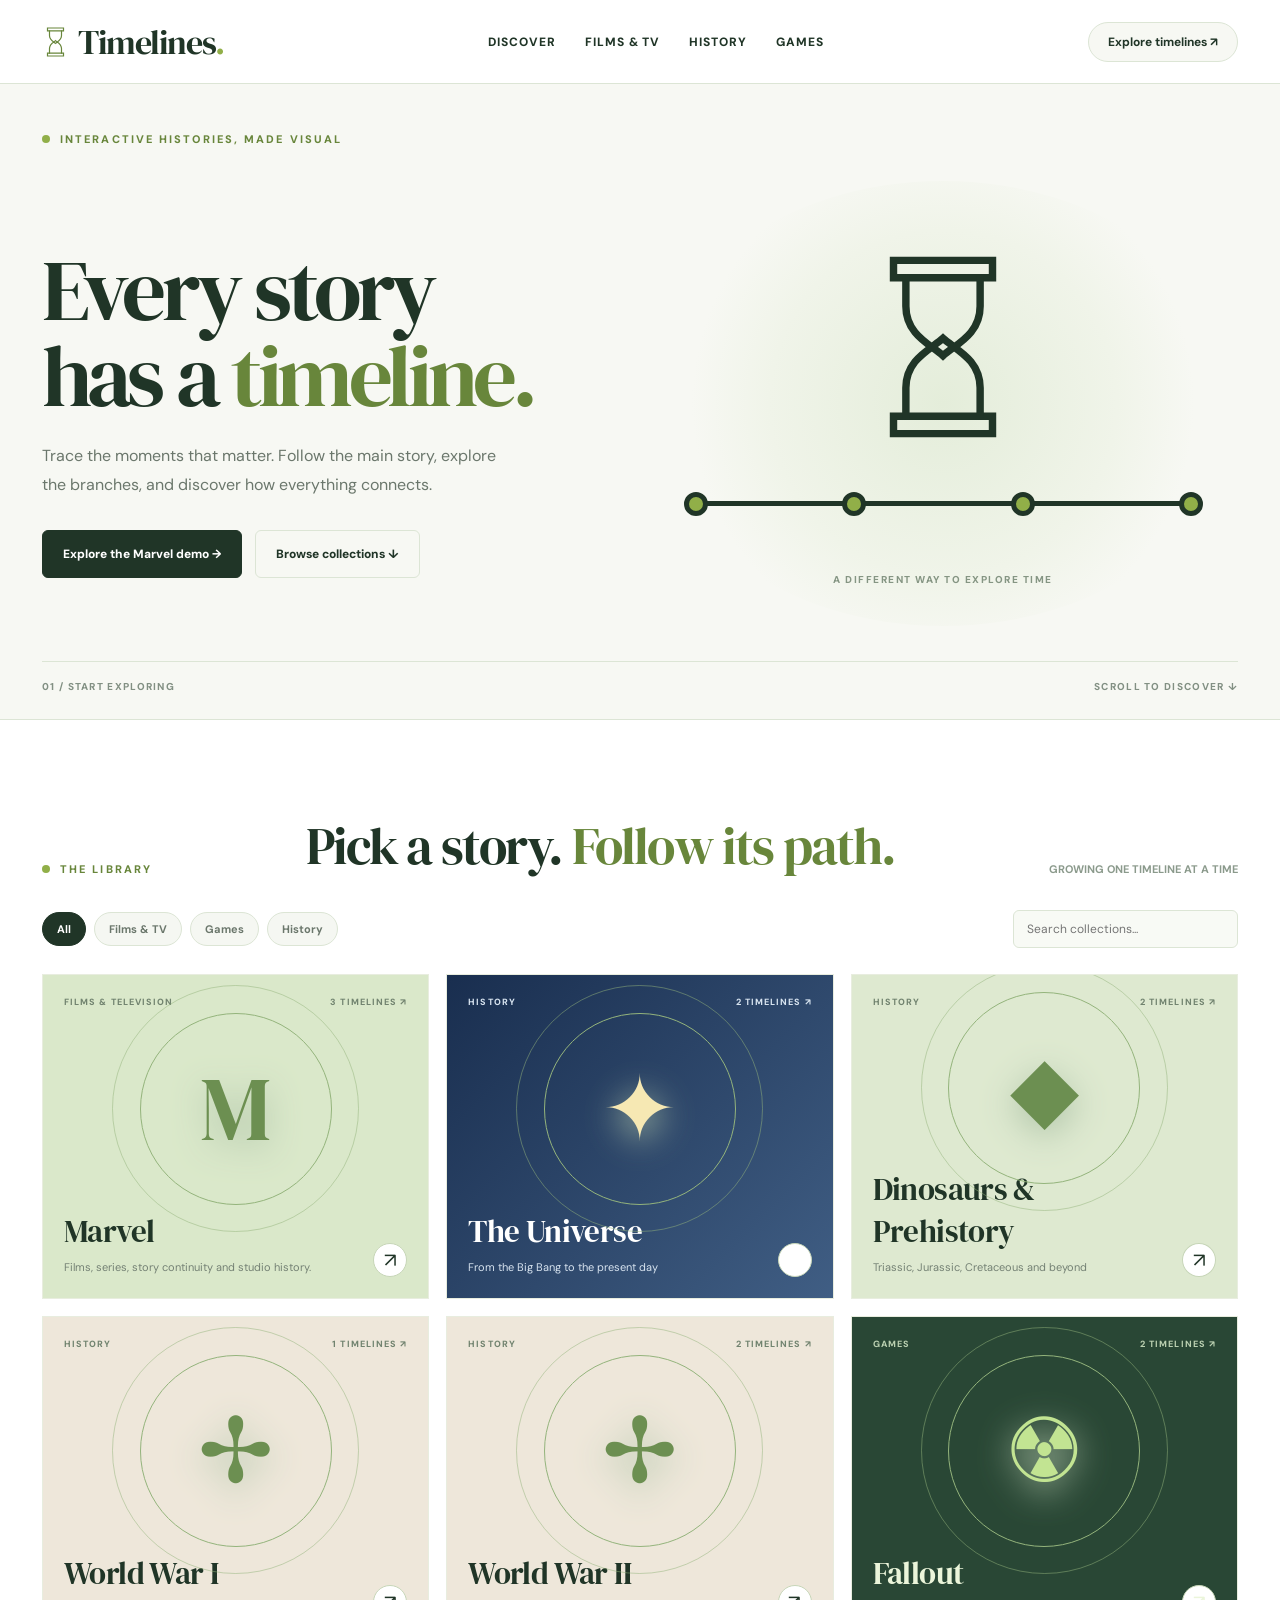
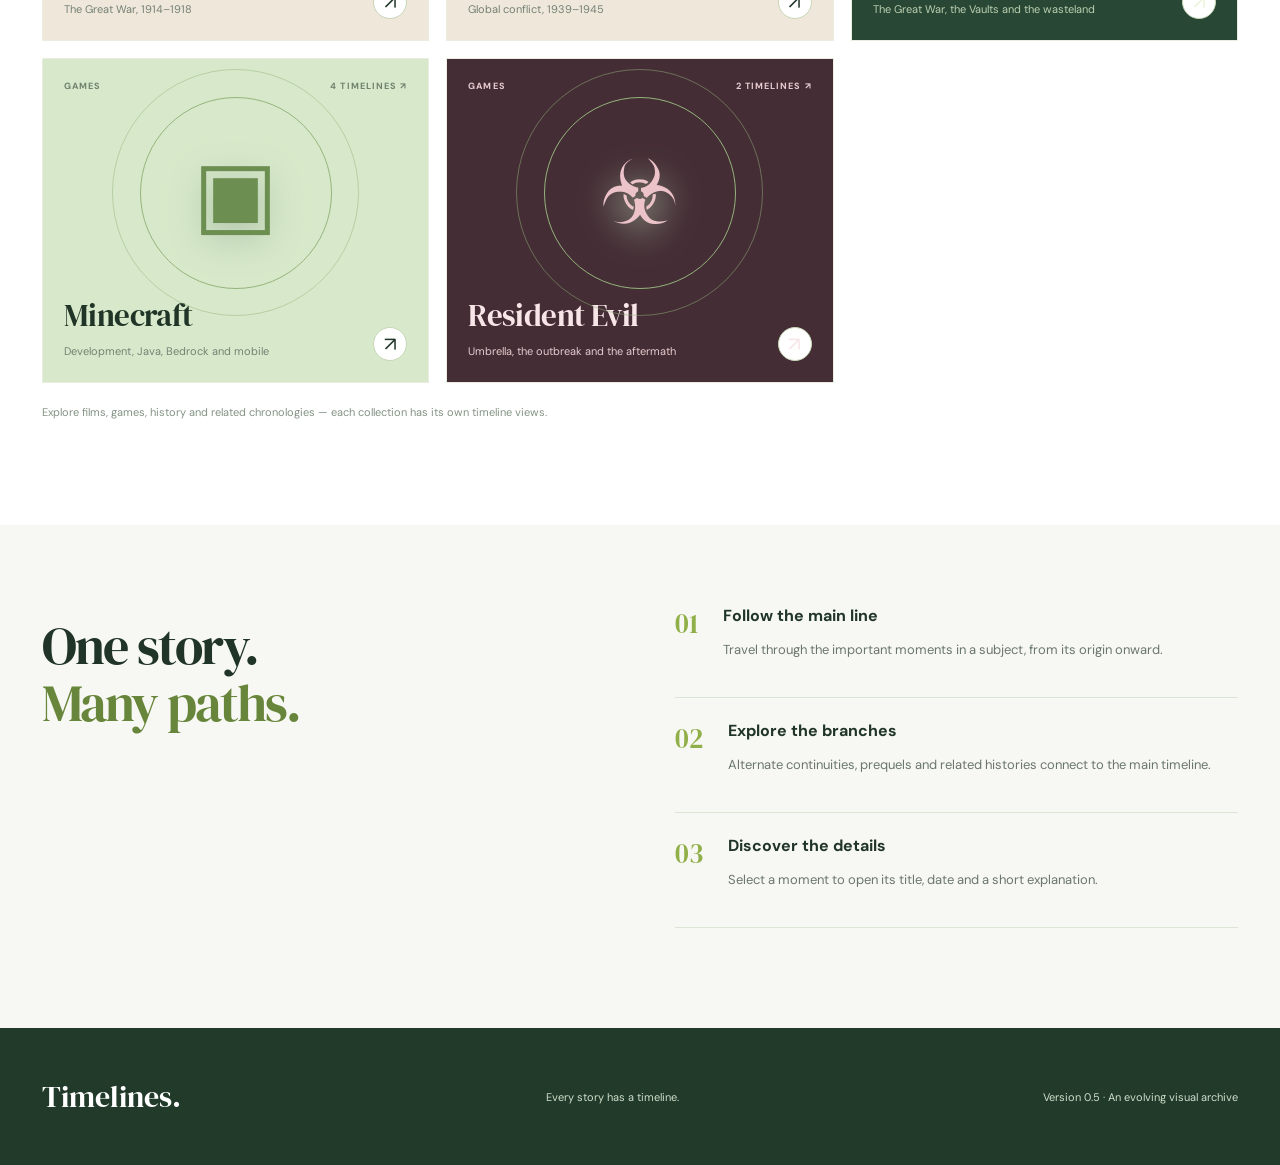
<file: index.html>
<!doctype html>
<html lang="en">
<head>
<meta charset="utf-8"><meta name="viewport" content="width=device-width,initial-scale=1">
<meta name="theme-color" content="#f7f8f3"><meta name="description" content="Timelines is a visual way to explore histories, films, games, and the stories between events.">
<title>Timelines — Every story has a timeline</title>
<link rel="preconnect" href="https://fonts.googleapis.com"><link rel="preconnect" href="https://fonts.gstatic.com" crossorigin>
<link href="https://fonts.googleapis.com/css2?family=DM+Sans:wght@400;500;600;700;800&family=DM+Serif+Display&display=swap" rel="stylesheet">
<link rel="stylesheet" href="styles.css">
<script src="data.js" defer></script><script src="app.js" defer></script>
</head>
<body>
<a class="skip" href="#main">Skip to content</a>
<div id="app"></div>
<noscript>Please enable JavaScript to use the interactive timeline.</noscript>
</body>
</html>
</file>
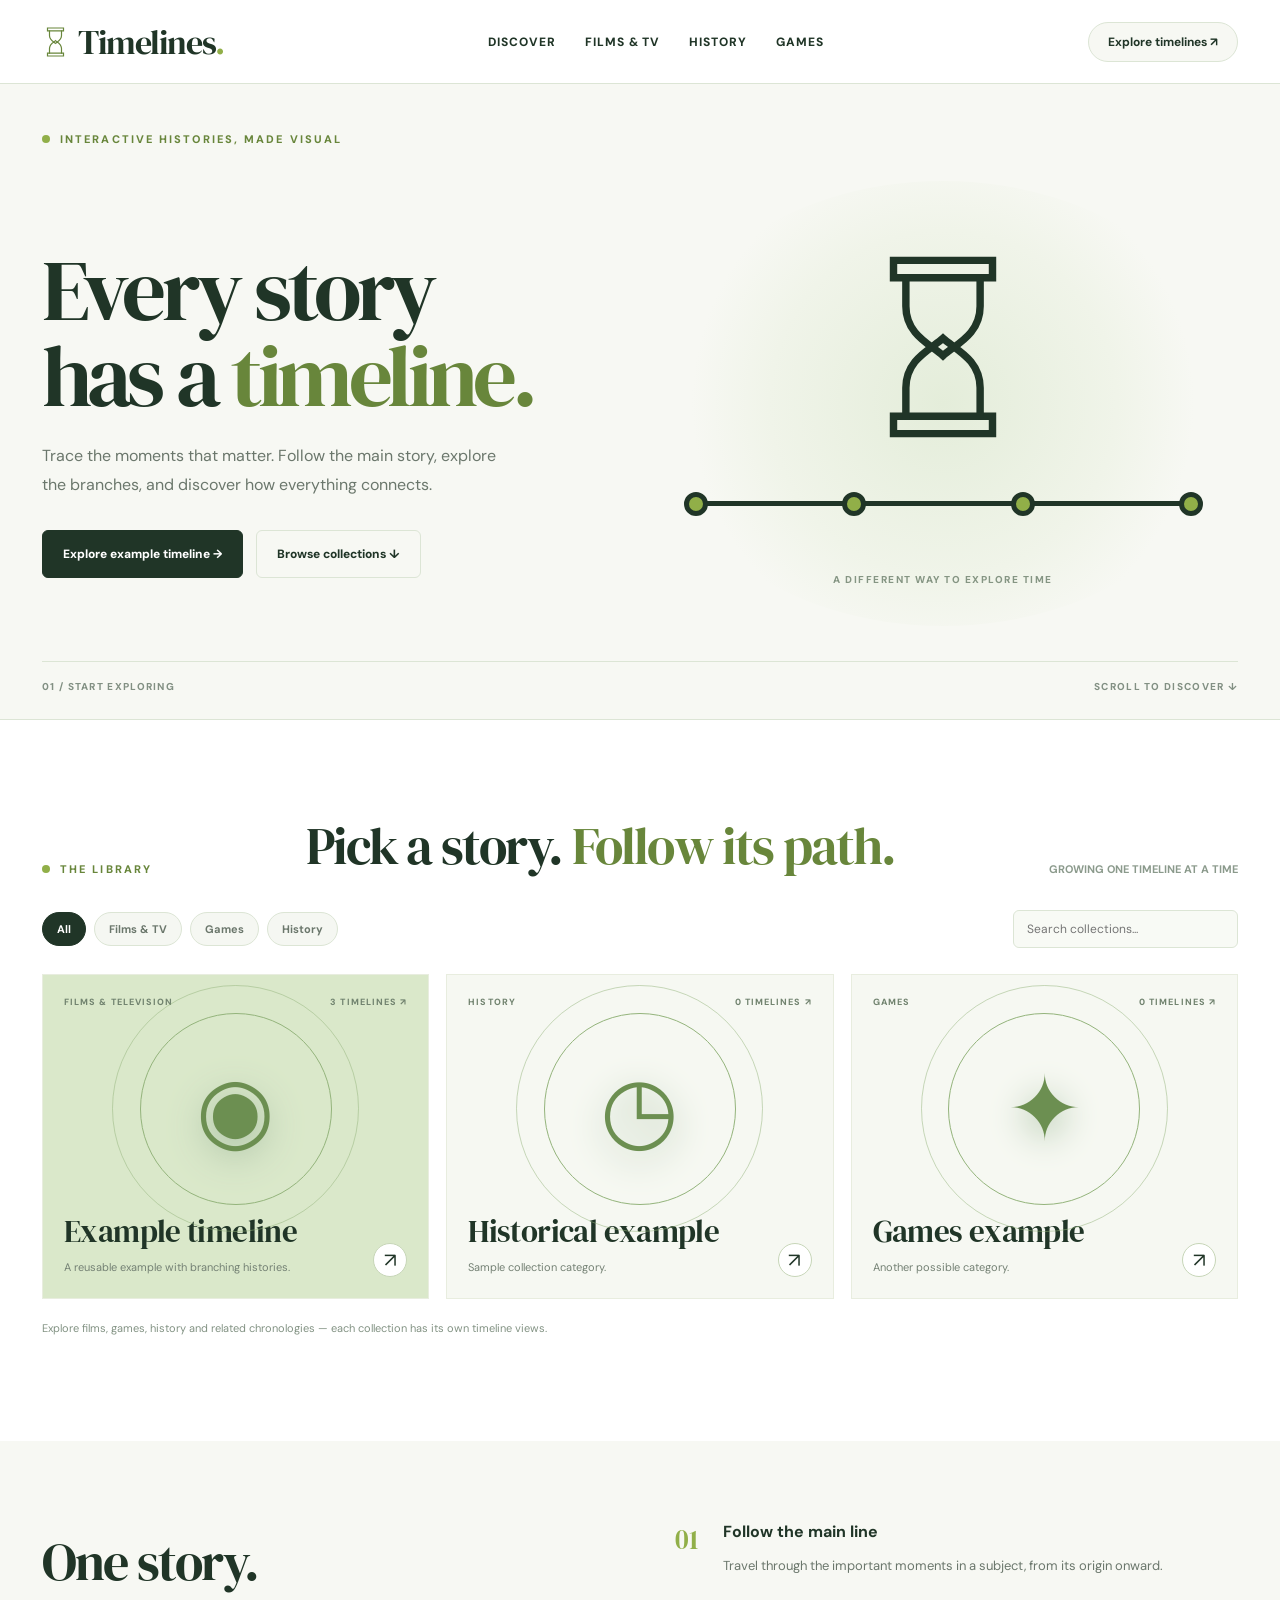
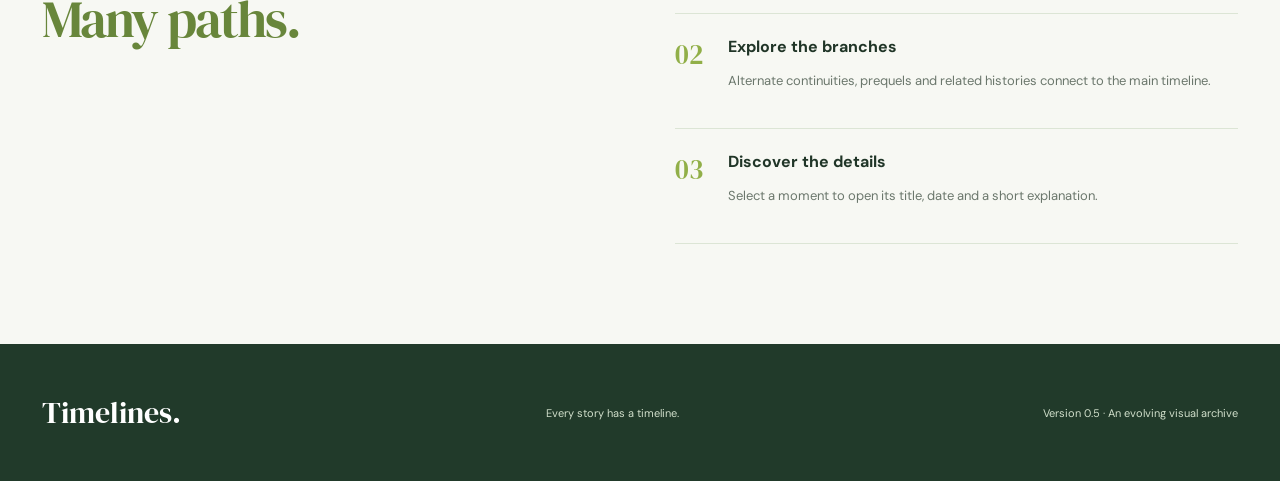
<file: template.html>
<!doctype html>
<html lang="en">
<head><meta charset="utf-8"><meta name="viewport" content="width=device-width,initial-scale=1">
<title>Timelines — Original Green Base Template</title>
<meta name="robots" content="noindex">
<meta name="description" content="Original green Timelines template with sample content, for design inspection and future site development.">
<link rel="preconnect" href="https://fonts.googleapis.com"><link rel="preconnect" href="https://fonts.gstatic.com" crossorigin>
<link href="https://fonts.googleapis.com/css2?family=DM+Sans:wght@400;500;600;700;800&family=DM+Serif+Display&display=swap" rel="stylesheet">
<link rel="stylesheet" href="styles.css">
<script>window.TIMELINES_TEMPLATE=true;</script>
<script src="template-data.js" defer></script>
<script src="app.js" defer></script></head>
<body><a class="skip" href="#main">Skip to content</a><div id="app"></div></body>
</html>
</file>
<file: styles.css>
:root{--bg:#f7f8f3;--ink:#203527;--muted:#6b776c;--green:#91af48;--green-dark:#68863b;--border:#dce5d5;--soft:#eaf1df;--serif:"DM Serif Display",Georgia,serif;--sans:"DM Sans",Arial,sans-serif}*{box-sizing:border-box}html{scroll-behavior:smooth}body{margin:0;background:var(--bg);font-family:var(--sans);color:var(--ink)}a{text-decoration:none;color:inherit}button,input{font:inherit}button{cursor:pointer}button:focus-visible,a:focus-visible,input:focus-visible{outline:3px solid #85a940;outline-offset:4px}.skip{position:absolute;left:14px;top:-60px;background:#fff;padding:12px;z-index:200}.skip:focus{top:12px}.wrap{width:min(1320px,calc(100% - 84px));margin:auto}.header{height:84px;background:#fff;border-bottom:1px solid var(--border);display:flex;align-items:center;position:sticky;top:0;z-index:40}.head-inner{display:flex;align-items:center;justify-content:space-between;gap:30px}.brand{display:flex;align-items:center;gap:9px;font:34px var(--serif);letter-spacing:-1.3px}.brand svg{height:32px;width:27px;color:var(--green-dark)}.brand b{color:var(--green);font-weight:400}.nav{display:flex;align-items:center;gap:29px;font-size:12px;font-weight:800;text-transform:uppercase;letter-spacing:.08em}.nav a:hover{color:var(--green-dark)}.header-action{border:1px solid var(--border);background:var(--bg);border-radius:100px;padding:11px 19px;font-size:12px;font-weight:700}.hero{min-height:635px;padding:48px 0 26px;display:flex;flex-direction:column}.kicker{color:var(--green-dark);font-size:11px;font-weight:800;letter-spacing:.19em;text-transform:uppercase}.kicker:before{content:"";display:inline-block;background:var(--green);height:8px;width:8px;border-radius:50%;margin-right:10px}.hero-main{flex:1;display:grid;grid-template-columns:1fr 1.05fr;align-items:center;gap:45px}.hero h1{font:clamp(67px,6.8vw,112px)/.98 var(--serif);letter-spacing:-.05em;margin:18px 0 24px}.hero h1 em,.section-head em,.ending em{font-style:normal;color:var(--green-dark)}.hero p{max-width:480px;font-size:16px;line-height:1.8;color:var(--muted)}.hero-ctas{display:flex;gap:13px;flex-wrap:wrap;margin-top:30px}.btn{border-radius:6px;padding:15px 20px;font-size:12px;font-weight:800;border:1px solid var(--border);display:inline-flex;align-items:center;gap:13px;transition:transform .2s,background .2s}.btn:hover{transform:translateY(-2px)}.primary{background:var(--ink);color:white;border-color:var(--ink)}.primary:hover{background:#3e6240}.secondary{background:transparent}.hero-art{height:445px;position:relative;overflow:hidden;border-radius:50%;background:radial-gradient(circle,#e4edda 0%,#f0f4e9 47%,transparent 68%)}.hourglass-large{position:absolute;width:136px;height:198px;left:50%;top:15%;transform:translateX(-50%);color:var(--ink);animation:float 4s ease-in-out infinite}.hero-track{position:absolute;top:72%;left:8%;right:8%;height:5px;border-radius:5px;background:var(--ink);transform-origin:left;animation:grow 1.7s ease both}.hero-track span{position:absolute;top:50%;height:24px;width:24px;border:5px solid var(--ink);background:var(--green);border-radius:50%;transform:translate(-50%,-50%) scale(0);animation:appear .4s forwards}.hero-track span:nth-child(1){left:0;animation-delay:1s}.hero-track span:nth-child(2){left:32%;animation-delay:1.3s}.hero-track span:nth-child(3){left:66%;animation-delay:1.6s}.hero-track span:nth-child(4){left:100%;animation-delay:1.9s}.hero-art-label{position:absolute;bottom:9%;left:0;right:0;text-align:center;font-size:10px;letter-spacing:.15em;color:#859583;font-weight:800}.hero-bottom{border-top:1px solid var(--border);padding-top:18px;display:flex;justify-content:space-between;color:#829083;font-size:10px;font-weight:800;letter-spacing:.13em}.library{background:white;border-top:1px solid var(--border);padding:85px 0 95px}.section-head{display:flex;align-items:flex-end;justify-content:space-between;gap:24px;margin-bottom:34px}.section-head h2,.ending{font:clamp(40px,4.1vw,64px)/1.1 var(--serif);letter-spacing:-.035em;margin:13px 0 0}.note{color:#8b9a8c;font-size:11px;font-weight:700}.tools{display:flex;justify-content:space-between;gap:20px;align-items:center;margin-bottom:26px}.filters{display:flex;gap:8px;flex-wrap:wrap}.filter{background:#f5f7f2;border:1px solid var(--border);border-radius:60px;padding:9px 14px;color:#6b776c;font-size:11px;font-weight:700}.filter.active{background:var(--ink);color:white;border-color:var(--ink)}.search{border:1px solid var(--border);padding:10px 13px;border-radius:6px;background:#f8faf5;font-size:12px;min-width:225px}.cards{display:grid;grid-template-columns:repeat(3,1fr);gap:17px}.collection{background:#f6f8f2;min-height:325px;padding:21px;border:1px solid #e8eddf;position:relative;display:flex;flex-direction:column;overflow:hidden;transition:transform .2s,box-shadow .2s;text-align:left;width:100%;color:var(--ink);font:inherit}.collection:hover{transform:translateY(-3px);box-shadow:0 15px 30px #253b2112}.collection.top-card{background:#dae8ca}.collection .eyebrow{display:flex;justify-content:space-between;color:#71836f;letter-spacing:.12em;font-size:9px;font-weight:800;text-transform:uppercase}.collection .art{flex:1;display:grid;place-items:center;position:relative;font:110px var(--serif);color:#6c8f51;text-shadow:0 9px 35px #b0c5a9;isolation:isolate}.collection .art:before,.collection .art:after{content:"";position:absolute;border:1px solid #94b47c;border-radius:50%;width:190px;height:190px;z-index:-1}.collection .art:after{width:245px;height:245px;opacity:.5}.collection h3{font:31px var(--serif);letter-spacing:-.02em;margin:0 0 7px}.collection p{color:#748174;font-size:11px;line-height:1.6;margin:0}.collection .lower{display:flex;align-items:flex-end;justify-content:space-between}.collection .arrow{height:34px;width:34px;border-radius:50%;display:grid;place-items:center;background:white;border:1px solid #c7d6b8;font-size:20px}.small-note{font-size:11px;color:#829283;margin-top:22px}.how{padding:80px 0 100px}.how-inner{display:grid;grid-template-columns:1fr 1fr;gap:70px}.steps{display:grid;gap:22px}.step{display:flex;gap:25px;border-bottom:1px solid var(--border);padding-bottom:23px}.step .number{font:27px var(--serif);color:var(--green)}.step strong{font-size:16px}.step p{font-size:13px;line-height:1.7;color:var(--muted)}.footer{background:#213a2a;color:#d1dfcb;padding:48px 0}.foot-inner{display:flex;justify-content:space-between;align-items:center;gap:15px;font-size:11px}.foot-inner strong{font:30px var(--serif);color:white}.detail-head{padding:40px 0 26px}.crumb{font-size:11px;color:#849183;font-weight:600}.crumb a:hover{color:var(--green-dark)}.detail-title{display:flex;align-items:end;justify-content:space-between;gap:25px}.detail-title h1{font:clamp(56px,5.5vw,92px)/1 var(--serif);margin:15px 0;letter-spacing:-.045em}.detail-title p{margin:0;color:var(--muted);line-height:1.6;font-size:14px;max-width:620px}.counter{font:48px var(--serif);color:#b4c6a9}.toolbar{border-top:1px solid var(--border);border-bottom:1px solid var(--border);background:#fff}.toolbar-inner{display:flex;justify-content:space-between;align-items:center;gap:10px;min-height:66px}.tabs,.layout-switch{display:flex;gap:5px;align-items:center}.tabs button,.layout-switch button{font-size:12px;border:0;background:transparent;color:#7a897c;padding:13px 15px;border-radius:5px;font-weight:800}.tabs button.active,.layout-switch button.active{background:#eaf1df;color:#3a5c30}.layout-label{font-size:10px;font-weight:700;color:#9aaa99;margin-right:8px}.timeline-shell{background:#fcfdf9;border-bottom:1px solid var(--border)}.frame-top{display:flex;align-items:center;justify-content:space-between;padding:17px max(42px,calc((100vw - 1320px)/2));font-size:11px;color:#758774;font-weight:800}.frame-top .hint{font-weight:500;color:#9baba0}.stage-scroller{width:100%;overflow-x:auto;overflow-y:hidden;scrollbar-color:#a5ba91 #ecf1e7;scrollbar-width:thin;cursor:grab;touch-action:pan-x}.stage-scroller.dragging{cursor:grabbing;user-select:none}.timeline-stage{position:relative;height:590px;min-width:100%;background-image:radial-gradient(#e6ede1 1px,transparent 1px);background-size:19px 19px}.timeline-lines{position:absolute;left:0;top:0;width:100%;height:100%;pointer-events:none;overflow:visible}.timeline-lines path{fill:none;stroke:#344a35;stroke-width:5;stroke-linecap:round;stroke-linejoin:round}.timeline-lines path.branch{stroke:#8fa774;stroke-width:4}.node{position:absolute;display:flex;align-items:center;flex-direction:column;gap:7px;min-width:130px;max-width:145px;background:transparent;border:0;color:var(--ink);padding:0;transform:translateX(-50%);z-index:5;text-align:center}.node .circle{width:81px;height:81px;border:4px solid white;outline:2px solid #8da85c;border-radius:50%;background:radial-gradient(circle at 35% 25%,#cadbd1,#94ab86 50%,#506d55);display:grid;place-items:center;color:white;font:34px var(--serif);box-shadow:0 6px 25px #183f2722;transition:transform .2s}.node:hover .circle,.node.selected .circle{transform:scale(1.12);outline-color:#3c713e}.node.secondary .circle{width:70px;height:70px;background:radial-gradient(circle at 35% 25%,#e2e9ce,#abc291 49%,#6e8b68);font-size:27px}.node .date{font-size:10px;font-weight:900;color:#78954c;letter-spacing:.09em}.node .name{font-size:12px;font-weight:800;line-height:1.35}.node .origin{font-size:9px;font-weight:900;letter-spacing:.16em;color:#83a150}.branch-label{position:absolute;font-size:10px;font-weight:900;letter-spacing:.12em;text-transform:uppercase;color:#84977e;white-space:nowrap;transform:translateX(-50%)}.frame-bottom{display:flex;align-items:center;justify-content:space-between;gap:20px;padding:20px max(42px,calc((100vw - 1320px)/2));font-size:11px;color:#819483}.frame-bottom .nudge{display:flex;gap:8px}.frame-bottom button{background:#eaf0e3;border:1px solid #d6e3cb;border-radius:5px;padding:9px 13px;color:#3a5c39}.branch-options{display:flex;justify-content:space-between;gap:20px;padding:26px 0 35px;color:#748571;font-size:12px}.branch-options label{display:flex;align-items:center;gap:9px;cursor:pointer}.branch-options input{accent-color:#7da047}.branch-options .disclaimer{max-width:440px;font-size:11px;color:#9aa69a;text-align:right;line-height:1.7}.panel-backdrop{position:fixed;inset:0;z-index:65;background:#172e2140}.event-panel{position:fixed;right:23px;top:50%;transform:translateY(-50%);width:min(410px,calc(100vw - 36px));max-height:calc(100vh - 48px);overflow:auto;z-index:70;background:white;border:1px solid var(--border);box-shadow:0 25px 85px #13291f35;border-radius:12px;padding:28px}.panel-header{display:flex;justify-content:space-between;gap:20px}.panel-eyebrow{font-size:10px;letter-spacing:.15em;font-weight:800;color:#829f53;text-transform:uppercase}.close-panel{border:none;background:#eef3e8;border-radius:50%;width:34px;height:34px;font-size:21px}.panel-icon{height:170px;background:radial-gradient(circle at 50% 35%,#d4e4bd,#769768);margin:20px 0;display:grid;place-items:center;color:white;font:85px var(--serif);border-radius:8px}.event-panel h2{font:40px/1.1 var(--serif);margin:11px 0}.panel-date{color:#7fa046;font-size:13px;font-weight:900}.event-panel p{font-size:14px;line-height:1.75;color:#607063}.panel-footer{font-size:11px;color:#9aaa96;padding-top:19px;border-top:1px solid var(--border)}.hidden{display:none!important}@keyframes grow{from{transform:scaleX(0)}to{transform:scaleX(1)}}@keyframes appear{to{transform:translate(-50%,-50%) scale(1)}}@keyframes float{50%{transform:translate(-50%,-10px)}}@media(max-width:860px){.wrap{width:calc(100% - 40px)}.nav{gap:13px}.hero-main{gap:10px}.hero h1{font-size:64px}.cards{grid-template-columns:repeat(2,1fr)}.frame-top,.frame-bottom{padding-left:20px;padding-right:20px}}@media(max-width:680px){.header{height:70px}.brand{font-size:29px}.nav{display:none}.header-action{padding:9px 12px}.hero{min-height:0;padding-top:27px}.hero-main{display:flex;flex-direction:column;align-items:stretch}.hero h1{font-size:clamp(54px,12vw,76px);margin-top:30px}.hero p{font-size:14px}.hero-art{height:340px;margin:12px -20px 3px}.hourglass-large{height:160px;top:10%}.hero-track{top:65%}.hero-bottom{font-size:9px}.library{padding:60px 0}.section-head{display:block}.section-head h2{font-size:45px}.section-head .note{margin-top:16px;display:block}.tools{flex-direction:column;align-items:stretch}.search{width:100%}.cards{grid-template-columns:repeat(2,minmax(0,1fr));gap:10px}.collection{min-height:270px;padding:13px}.collection .art{font-size:65px}.collection .art:before{width:120px;height:120px}.collection .art:after{width:150px;height:150px}.collection h3{font-size:24px}.collection p{font-size:10px}.collection .arrow{display:none}.how{padding:70px 0}.how-inner{grid-template-columns:1fr;gap:26px}.foot-inner{flex-wrap:wrap}.detail-head{padding:24px 0}.detail-title h1{font-size:57px}.counter{display:none}.toolbar-inner{flex-direction:column;align-items:stretch;padding:12px 0}.tabs{overflow-x:auto}.tabs button{white-space:nowrap;padding:10px;font-size:11px}.layout-switch{justify-content:flex-end}.layout-switch button{font-size:11px;padding:9px}.stage-scroller.vertical{overflow:visible;cursor:default;touch-action:auto}.stage-scroller.vertical .timeline-stage{height:auto;min-width:100%;background-image:radial-gradient(#e6ede1 1px,transparent 1px);background-size:19px 19px}.node{min-width:118px;max-width:125px}.node .circle{width:70px;height:70px;font-size:29px}.node.secondary .circle{width:64px;height:64px}.node .name{font-size:11px}.node .date{font-size:10px}.branch-label{font-size:9px}.frame-top .hint{display:none}.branch-options{flex-direction:column}.branch-options .disclaimer{text-align:left}.event-panel{top:auto;bottom:10px;left:10px;right:10px;transform:none;width:auto;max-height:78vh;padding:19px}.panel-icon{height:110px;font-size:52px}.event-panel h2{font-size:33px}}@media(max-width:390px){.cards{grid-template-columns:1fr}.collection{min-height:270px}.hero-ctas{gap:8px}.btn{padding:12px;font-size:11px}}@media(prefers-reduced-motion:reduce){*,*:before,*:after{animation:none!important;transition:none!important;scroll-behavior:auto!important}}

/* v0.2: an actual viewport, with a navigable pre-origin area in both layouts. */
.timeline-shell{
  width:min(1360px,calc(100% - 48px));
  margin:28px auto 12px;
  background:#f8faf6;
  border:1px solid #cbd9c5;
  border-radius:18px;
  overflow:hidden;
  box-shadow:0 12px 35px rgba(42,75,49,.07);
}
.timeline-shell .frame-top,.timeline-shell .frame-bottom{
  padding:16px 24px;
  background:#f0f5eb;
  gap:15px;
}
.timeline-shell .frame-top{
  border-bottom:1px solid #dce6d5;
}
.timeline-shell .frame-bottom{
  border-top:1px solid #dce6d5;
}
.stage-scroller,.stage-scroller.vertical{
  display:block;
  height:min(70vh,660px);
  width:100%;
  overflow:auto!important;
  overscroll-behavior:contain;
  -webkit-overflow-scrolling:touch;
  touch-action:pan-x pan-y;
  cursor:grab;
  background-color:#fbfdf9;
  scrollbar-width:thin;
  scroll-behavior:auto;
}
.stage-scroller.dragging{cursor:grabbing;user-select:none}
.stage-scroller .timeline-stage,
.stage-scroller.vertical .timeline-stage{
  position:relative;
  min-width:0!important;
  max-width:none;
  background-image:radial-gradient(#dce8d5 1.1px,transparent 1.1px);
}
.timeline-lines path{stroke:#294632;stroke-width:5}
.timeline-lines path.branch{
  stroke:#93ac7d;stroke-width:4;
}
.timeline-lines path.branch.sony{stroke:#bcc69b}
.node,.node.secondary{
  width:152px;
  min-width:152px;
  max-width:152px;
  gap:0;
  padding:0;
  z-index:4;
}
.node .circle,.node.secondary .circle{
  height:76px;width:76px;flex:none;
  border:4px solid #fff;
  outline:2px solid #86a353;
  border-radius:50%;
  display:grid;place-items:center;
  font-size:30px;
  line-height:1;
  box-shadow:0 6px 20px #25452a33;
}
.node.is-origin .circle{
  outline-width:4px;
  outline-color:#80a345;
  box-shadow:0 0 0 7px #cbdcaf70,0 10px 25px #25452a33;
}
.node-caption{
  display:flex;
  flex-direction:column;
  align-items:center;
  gap:3px;
  margin-top:12px;
  padding:9px 9px 10px;
  min-width:132px;
  max-width:152px;
  border:1px solid #dce7d3;
  border-radius:10px;
  color:var(--ink);
  background:rgba(255,255,255,.98);
  box-shadow:0 4px 12px rgba(45,72,44,.10);
  line-height:1.25;
  position:relative;
  z-index:5;
}
.node-caption .date{
  font-size:11px;
  font-weight:900;
  letter-spacing:.09em;
  color:#719449;
}
.node-caption .name{
  font-size:12px;
  font-weight:800;
  white-space:normal;
  overflow-wrap:break-word;
}
.node .origin{
  position:absolute;
  top:-32px;
  left:50%;
  transform:translateX(-50%);
  white-space:nowrap;
  z-index:2;
  background:#eff6e5;
  color:#628840;
  border:1px solid #d2e3bc;
  padding:5px 9px;
  border-radius:30px;
  font-size:9px;
}
.branch-label{
  background:#e8f0e3;
  border:1px solid #d1e1c5;
  padding:7px 10px;
  border-radius:30px;
  z-index:3;
  font-size:10px;
  color:#62805a;
  transform:translateX(-50%);
}
.reset-origin{
  background:#fff;
  border:1px solid #cedec3;
  border-radius:6px;
  padding:9px 13px;
  color:#375941;
  font-size:11px;
  font-weight:800;
  white-space:nowrap;
}
.reset-origin:hover{background:#eaf3e4}
.timeline-shell .frame-bottom .nudge{flex-shrink:0}
@media(max-width:680px){
  .timeline-shell{
    width:calc(100% - 22px);
    margin:18px auto 8px;
    border-radius:13px;
  }
  .timeline-shell .frame-top,.timeline-shell .frame-bottom{padding:12px 13px}
  .timeline-shell .frame-top{font-size:10px}
  .timeline-shell .frame-bottom{flex-wrap:wrap;font-size:10px}
  .timeline-shell .frame-bottom>span{flex:1 1 100%;text-align:center}
  .timeline-shell .frame-bottom .nudge{margin-left:auto}
  .stage-scroller.vertical{
    height:min(66svh,590px);
    overflow-x:auto!important;
    overflow-y:auto!important;
    touch-action:pan-x pan-y;
  }
  .stage-scroller:not(.vertical){height:min(66svh,590px)}
  .node,.node.secondary{
    width:142px;
    min-width:142px;
    max-width:142px;
  }
  .node .circle,.node.secondary .circle{width:72px;height:72px}
  .node-caption{min-width:129px;max-width:142px;padding:9px 7px}
  .node-caption .name{font-size:11px}
  .node-caption .date{font-size:11px}
  .branch-label{font-size:9px}
}


/* v0.3 — denser vertical map; distinct primary path and labelled reconnections */
.map-legend{
  display:flex;
  gap:17px;
  align-items:center;
  padding:12px 23px;
  background:white;
  border-bottom:1px solid #e1eadd;
  overflow-x:auto;
  scrollbar-width:thin;
  white-space:nowrap;
}
.map-legend span{display:inline-flex;align-items:center;gap:7px;font-size:10px;font-weight:800;color:#647765}
.map-legend .swatch{display:inline-block;width:22px;height:0;border-top:4px solid #344c36;border-radius:5px}
.map-legend .main-swatch{border-top-width:7px;border-color:#273c2b}
.map-legend .fox-swatch{border-color:#8aaa78}
.map-legend .sony-swatch{border-color:#b4a66d}
.map-legend .join-swatch{border-top:3px dashed #648e49}
.timeline-lines path.main-track{fill:none;stroke:#263c2c;stroke-width:10;stroke-linecap:round}
.timeline-lines path.branch-track{fill:none;stroke-width:4;stroke-linecap:round}
.timeline-lines path.fox-track{stroke:#8ba878}
.timeline-lines path.sony-track{stroke:#b6a76f}
.timeline-lines path.rejoin-track{
  fill:none;stroke:#68934d;stroke-width:3.5;stroke-dasharray:10 7;
  stroke-linecap:round;opacity:.9;
}
.timeline-lines path.main-arrow{fill:none;stroke:#e6f1dc;stroke-width:3.2;stroke-linecap:round;stroke-linejoin:round}
.timeline-lines path.branch-arrow{fill:none;stroke:#5d8058;stroke-width:2.3;stroke-linecap:round;stroke-linejoin:round}
.main-label{
  position:absolute;
  background:#283e2d;
  color:#fff;
  border-radius:30px;
  padding:8px 13px;
  white-space:nowrap;
  transform:translateX(-50%);
  z-index:3;
  font-size:10px;
  font-weight:900;
  letter-spacing:.09em;
  box-shadow:0 3px 10px #33473526;
}
.join-caption{
  color:#538238;
  font-size:9px;
  letter-spacing:.07em;
  font-weight:900;
  padding-top:3px;
}
.node.is-crossover .circle{outline-color:#3e8444;box-shadow:0 0 0 5px #bad9a95c,0 6px 20px #25452a33}
.node.is-crossover .node-caption{border-color:#a6c493;background:#f5fbf0}
.node,.node.secondary{z-index:4}
.branch-label{background:#edf4e6;border-color:#c9ddbb}
@media(max-width:680px){
  .map-legend{padding:11px 12px;gap:15px}
  .map-legend span{font-size:10px}
  .stage-scroller.vertical{height:min(64svh,570px)}
  .node,.node.secondary{width:130px;min-width:130px;max-width:130px}
  .node .circle,.node.secondary .circle{width:66px;height:66px;font-size:26px}
  .node-caption{min-width:119px;max-width:130px;margin-top:9px;padding:8px 6px}
  .node-caption .name{font-size:10.5px}
  .node-caption .date{font-size:10px}
  .node .origin{font-size:8px;padding:5px 7px;top:-30px}
  .branch-label{font-size:8px;padding:5px 7px;letter-spacing:.04em}
  .main-label{font-size:9px;padding:6px 9px;letter-spacing:.02em}
}

/* Keep the connector arrowheads visible above the shared SVG path reset. */
.timeline-lines defs marker path{fill:#6e9954!important;stroke:none!important}


/* v0.4 Marvel collection theme. Default/green styling is the reusable base. */
body.theme-marvel{
  --bg:#fdf8f8;--ink:#39252a;--muted:#826970;--green:#d34455;
  --green-dark:#b12539;--border:#efd4d9;--soft:#fce6e9;
  background:#fdf8f8;
}
.theme-marvel .header{background:#fffbfb;border-bottom-color:#eed4d8}
.theme-marvel .brand svg,.theme-marvel .brand b,.theme-marvel .detail-title h1 span{color:#c83149!important}
.theme-marvel .detail-head{background:linear-gradient(110deg,#fffafa,#fff0f2)}
.theme-marvel .toolbar,.theme-marvel .map-legend{background:#fffafa;border-color:#f2d9dd}
.theme-marvel .toolbar .tabs button.active,.theme-marvel .layout-switch button.active{background:#f9e0e4;color:#9c2339}
.theme-marvel .timeline-shell{background:#fffafa;border-color:#ecc8cd;box-shadow:0 14px 45px #982c3812}
.theme-marvel .timeline-shell .frame-top,.theme-marvel .timeline-shell .frame-bottom{background:#fae9ec;border-color:#efd4d8;color:#a25b66}
.theme-marvel .stage-scroller,.theme-marvel .stage-scroller.vertical{background:#fffafa}
.theme-marvel .stage-scroller .timeline-stage{background-image:radial-gradient(#efdce0 1.1px,transparent 1.1px)}
.theme-marvel .timeline-lines path.main-track{stroke:#92263b;stroke-width:11}
.theme-marvel .timeline-lines path.fox-track{stroke:#dd818e}
.theme-marvel .timeline-lines path.sony-track{stroke:#ac7787}
.theme-marvel .timeline-lines path.rejoin-track{stroke:#d04455}
.theme-marvel .timeline-lines path.branch-arrow{stroke:#bd6471}
.theme-marvel .timeline-lines defs marker path{fill:#ca364a!important}
.theme-marvel .main-label{background:#92263b}
.theme-marvel .branch-label{background:#fce8eb;color:#a94c5a;border-color:#ecc8cd}
.theme-marvel .node .circle,.theme-marvel .node.secondary .circle{
  background:radial-gradient(circle at 33% 24%,#ec929a,#c93147 57%,#902239);
  outline-color:#cf4c5e;box-shadow:0 7px 20px #7f1c2e30;color:#fff
}
.theme-marvel .node.type-series .circle{background:radial-gradient(circle at 33% 24%,#f6b7b4,#d76774 57%,#993146)}
.theme-marvel .node.is-origin .circle{outline-color:#bd223b;box-shadow:0 0 0 7px #f8c9d178,0 10px 25px #922c3d32}
.theme-marvel .node.is-crossover .circle{outline-color:#a1223b;box-shadow:0 0 0 6px #edb4bd7a}
.theme-marvel .node-caption{border-color:#f0cdd2;background:#fffafa;color:#482a34}
.theme-marvel .node .date,.theme-marvel .panel-date,.theme-marvel .panel-eyebrow{color:#b72f45}
.theme-marvel .node .origin{background:#fde7eb;border-color:#edbec5;color:#a32539}
.theme-marvel .node.is-crossover .node-caption{background:#fff0f2;border-color:#e6a7af}
.theme-marvel .panel-icon{background:radial-gradient(circle at 45% 25%,#f39eab,#c72a43);color:white}
.theme-marvel .event-panel{border-color:#eed1d6}
.theme-marvel .event-source{color:#b22a3f}
.theme-marvel .reset-origin{background:#fffbfb;border-color:#efbdc6;color:#a4263c}
.theme-marvel .reset-origin:hover{background:#fce7e9}
.theme-marvel .map-legend .main-swatch{border-color:#92263b}
.theme-marvel .map-legend .fox-swatch{border-color:#dd818e}
.theme-marvel .map-legend .sony-swatch{border-color:#ac7787}
.theme-marvel .map-legend .join-swatch{border-color:#d04455}
.theme-marvel .branch-options input{accent-color:#c62e46}
.theme-marvel .footer{background:#411c29}
.release-type-tools{display:flex;align-items:center;gap:6px;flex-wrap:wrap;flex:1 1 auto}
.release-type-tools .filter-label{font-size:10px;font-weight:900;letter-spacing:.12em;color:var(--muted);margin-right:6px}
.release-type{background:#fff;border:1px solid var(--border);border-radius:23px;padding:8px 12px;font-size:11px;color:var(--muted);font-weight:800}
.release-type.active{background:var(--ink);color:#fff;border-color:var(--ink)}
.item-kind{font-size:9px;font-weight:900;letter-spacing:.1em;color:#b45364}
.node.is-upcoming .node-caption{border-style:dashed;border-width:2px}
.event-source{display:inline-block;padding:9px 12px;border:1px solid var(--border);border-radius:6px;color:var(--green-dark);text-decoration:none;font-size:12px;font-weight:800}
.event-source:hover{text-decoration:underline}
.empty-timeline{padding:75px 20px;text-align:center;color:var(--muted);font-weight:700}
@media(max-width:680px){.release-type-tools{width:100%;margin-bottom:8px}}

/* v0.5 expandable timeline and illustration assets */
.event-art{width:70%;height:70%;object-fit:contain;display:block;filter:drop-shadow(0 2px 2px #2225)}
.event-glyph{font-size:inherit;line-height:1}
.node .circle,.node.secondary .circle{overflow:hidden}
.panel-icon .event-art{max-width:150px;max-height:150px;object-fit:contain}
.frame-actions{display:flex;align-items:center;gap:10px}
#expand-timeline,#close-immersive{border:1px solid var(--border);background:white;color:var(--ink);border-radius:8px;padding:9px 12px;font-size:12px;font-weight:800;white-space:nowrap}
#close-immersive{display:none}
body.immersive-open{overflow:hidden}
.timeline-shell.immersive{position:fixed!important;inset:0!important;z-index:90;width:100vw!important;height:100dvh!important;margin:0!important;border-radius:0!important;max-width:none!important;max-height:none!important;display:flex;flex-direction:column;box-shadow:0 0 0 9999px #0008!important}
.timeline-shell.immersive .frame-top,.timeline-shell.immersive .frame-bottom,.timeline-shell.immersive .map-legend{flex:none}
.timeline-shell.immersive .stage-scroller{flex:1 1 auto!important;height:auto!important;min-height:0;max-height:none!important;overflow:auto!important}
.timeline-shell.immersive #close-immersive{display:inline-block!important}
@media(max-width:680px){.frame-actions .hint{display:none}.timeline-shell.immersive .frame-top{padding-top:max(12px,env(safe-area-inset-top))}.timeline-shell.immersive .frame-bottom{padding-bottom:max(12px,env(safe-area-inset-bottom))}}


/* v0.5: distinct collection library and dedicated category/subject pages */
.section-page{min-height:75vh;padding:55px 0 95px}
.section-title{font:clamp(55px,7vw,96px)/1.1 var(--serif);letter-spacing:-.045em;margin:18px 0 15px}
.section-title span{color:var(--green)}
.section-description{color:var(--muted);font-size:16px;line-height:1.8;max-width:710px}
.section-return{margin-top:37px}
.collection-hero{display:flex;align-items:center;justify-content:space-between;gap:20px;padding:30px 0 46px}
.collection-emblem{font:clamp(95px,13vw,180px)/1 var(--serif);color:var(--green);opacity:.28}
.views-intro{margin-top:28px;font-size:11px;font-weight:900;letter-spacing:.14em;color:var(--green-dark)}
.views-grid{display:grid;grid-template-columns:repeat(3,minmax(0,1fr));gap:18px}
.view-card{display:flex;flex-direction:column;align-items:flex-start;min-height:280px;padding:25px;border:1px solid var(--border);background:#ffffffa8;border-radius:13px;transition:transform .2s,border-color .2s,box-shadow .2s}
.view-card:hover{transform:translateY(-4px);border-color:var(--green);box-shadow:0 12px 25px #202b2414}
.view-number{font-size:10px;font-weight:900;letter-spacing:.1em;color:var(--muted)}
.view-icon{margin-top:25px;font:44px var(--serif);color:var(--green)}
.view-card h2{font:30px var(--serif);margin:14px 0 8px}
.view-card p{color:var(--muted);line-height:1.65;font-size:12px;margin:0 0 20px}
.view-cta{font-size:11px;font-weight:900;margin-top:auto;color:var(--green-dark)}
.collection-minecraft{background:#e2edda}.collection-fallout{background:#deebdb}
.collection-resident{background:#efe4e3}.collection-cosmos{background:#dfebf6}
.collection-prehistoric{background:#edf0dd}.collection-archive{background:#efe9dc}
.collection .art{font-size:90px}
.event-art{display:block;width:100%;height:100%;border-radius:50%;object-fit:cover;pointer-events:none}
.event-glyph{font:30px var(--serif);color:white}
.panel-icon .event-art{width:148px;height:148px;box-shadow:0 12px 35px #3335}
.panel-icon .event-glyph{font-size:80px}
.timeline-stage .node.type-series .circle{outline-style:dashed}
.node.type-series .item-kind{opacity:.9}
.event-panel{z-index:240}.panel-backdrop{z-index:230}
.frame-actions{display:flex;align-items:center;gap:9px}
.frame-actions button{font-size:11px;font-weight:800;background:#fff;border:1px solid #c8d8c5;border-radius:7px;padding:9px 13px;color:#38573d;white-space:nowrap}
.frame-actions button:hover{background:#f4f9f0}
.frame-actions .immersive-close{display:none}
.immersive-open{overflow:hidden!important}
.timeline-shell.immersive{
  position:fixed!important;inset:0!important;
  margin:0!important;padding:0!important;
  width:100vw!important;height:100vh!important;height:100dvh!important;
  max-width:none!important;border-radius:0!important;
  z-index:200!important;
  display:flex!important;flex-direction:column!important;
  overflow:hidden!important;box-shadow:none!important;
}
.timeline-shell.immersive .frame-top,
.timeline-shell.immersive .map-legend,
.timeline-shell.immersive .frame-bottom{flex:0 0 auto}
.timeline-shell.immersive .stage-scroller,
.timeline-shell.immersive .stage-scroller.vertical{
  height:auto!important;max-height:none!important;
  flex:1 1 auto;min-height:0;
  overflow:auto!important;
}
.timeline-shell.immersive .frame-top{padding-top:max(12px,env(safe-area-inset-top))}
.timeline-shell.immersive .frame-bottom{padding-bottom:max(12px,env(safe-area-inset-bottom))}
.timeline-shell.immersive .immersive-close{display:inline-flex!important}
.timeline-shell.immersive #expand-timeline{display:none}
.theme-marvel .frame-actions button{color:#92263b;border-color:#e8b9c3;background:#fffafa}
/* Subject palettes. Applied only within their respective collections. */
body.theme-cosmos{--bg:#f0f4fc;--ink:#213456;--green:#4b77b4;--green-dark:#315889;--border:#d4dfef;--muted:#62718a}
body.theme-prehistoric{--bg:#f5f5e9;--ink:#30432c;--green:#8c9a43;--green-dark:#66783e;--border:#dce2c5}
body.theme-archive{--bg:#f8f4e9;--ink:#4a3b2d;--green:#977846;--green-dark:#806339;--border:#e5d8bb;--muted:#887965}
body.theme-fallout{--bg:#eff6e9;--ink:#1d3424;--green:#64a039;--green-dark:#4b812e;--border:#c9dfbf;--muted:#5d7a5c}
body.theme-minecraft{--bg:#f2f7ef;--ink:#293d2c;--green:#5a9947;--green-dark:#3e7934;--border:#cbe3c1}
body.theme-resident{--bg:#faf2f1;--ink:#40292d;--green:#b4434b;--green-dark:#902e3e;--border:#e6c6cb;--muted:#86666e}
.theme-cosmos .timeline-shell,.theme-prehistoric .timeline-shell,.theme-archive .timeline-shell,.theme-fallout .timeline-shell,.theme-minecraft .timeline-shell,.theme-resident .timeline-shell{border-color:var(--border)}
.theme-cosmos .main-label,.theme-prehistoric .main-label,.theme-archive .main-label,.theme-fallout .main-label,.theme-minecraft .main-label,.theme-resident .main-label{background:var(--ink)}
.theme-cosmos .node .circle,.theme-prehistoric .node .circle,.theme-archive .node .circle,.theme-fallout .node .circle,.theme-minecraft .node .circle,.theme-resident .node .circle{outline-color:var(--green)}
@media(max-width:860px){.views-grid{grid-template-columns:repeat(2,minmax(0,1fr))}}
@media(max-width:680px){
 .section-page{padding:35px 0 65px}
 .section-title{font-size:58px}
 .section-description{font-size:14px}
 .collection-hero{padding:15px 0 28px;align-items:flex-start}
 .collection-emblem{font-size:80px}
 .views-grid{grid-template-columns:1fr}
 .view-card{min-height:220px;padding:19px}
 .view-icon{margin-top:15px}
 .view-card h2{font-size:28px}
 .frame-actions .hint{display:none}
 .frame-actions button{font-size:10px;padding:7px 10px}
 .timeline-shell.immersive .frame-top{padding:12px 10px}
 .timeline-shell.immersive .map-legend{padding:8px 10px}
 .timeline-shell.immersive .frame-bottom{padding:10px}
 .timeline-shell.immersive .frame-bottom>span{display:none}
}

/* Collection and category pages */
.section-page{min-height:65vh;padding:54px 0 95px}
.section-title{font:clamp(48px,6vw,90px)/1.1 var(--serif);letter-spacing:-.045em;margin:18px 0}
.section-title span{color:var(--green-dark)}
.section-description{max-width:740px;font-size:16px;line-height:1.8;color:var(--muted)}
.section-page .cards{margin-top:35px}
.collection-hero{display:flex;justify-content:space-between;align-items:center;gap:24px;border-bottom:1px solid var(--border);padding-bottom:38px}
.collection-emblem{display:grid;place-items:center;flex:none;border:2px solid var(--border);background:var(--soft);width:160px;height:160px;border-radius:50%;color:var(--green-dark);font:100px var(--serif)}
.views-intro{margin-top:30px;font-size:11px;letter-spacing:.14em;font-weight:900;color:var(--green-dark)}
.views-grid{display:grid;grid-template-columns:repeat(3,minmax(0,1fr));gap:16px;margin:30px 0}
.view-card{display:flex;flex-direction:column;min-height:265px;padding:24px;border:1px solid var(--border);border-radius:12px;background:#fff;transition:transform .2s,box-shadow .2s}
.view-card:hover{transform:translateY(-3px);box-shadow:0 14px 30px #172b2018}
.view-number,.view-cta{font-size:11px;font-weight:900;color:var(--green-dark)}
.view-icon{font-size:39px;margin:19px 0 12px}
.view-card h2{font:29px var(--serif);margin:0 0 12px}
.view-card p{color:var(--muted);font-size:12px;line-height:1.65;flex:1;margin:0 0 23px}
.section-return{margin-top:35px}
@media(max-width:800px){.views-grid{grid-template-columns:repeat(2,minmax(0,1fr))}}
@media(max-width:680px){.section-page{padding:26px 0 65px}.views-grid{grid-template-columns:1fr}.collection-emblem{width:85px;height:85px;font-size:50px}.view-card{min-height:200px}.section-title{font-size:clamp(45px,11vw,68px)}}

/* Subject-specific palettes remain independent of the reusable green template. */
body.theme-cosmos{--bg:#f0f4fa;--ink:#253554;--green:#839cd2;--green-dark:#516caf;--soft:#e5edfa;--border:#d5dff0}
body.theme-prehistoric{--bg:#f7f8ec;--ink:#36482d;--green:#9bad62;--green-dark:#6b8137;--soft:#e8eed8;--border:#dce4cf}
body.theme-archive{--bg:#f7f4ec;--ink:#473c30;--green:#a38a68;--green-dark:#806547;--soft:#efe7d9;--border:#e2d9c9}
body.theme-fallout{--bg:#edf4e8;--ink:#28432e;--green:#8bbd5b;--green-dark:#527d32;--soft:#e1edd5;--border:#cedec4}
body.theme-minecraft{--bg:#f2f7eb;--ink:#344a2f;--green:#84b55b;--green-dark:#528b35;--soft:#e3efdb;--border:#cfe3c6}
body.theme-resident{--bg:#f8f2f3;--ink:#453038;--green:#b15f6b;--green-dark:#853e50;--soft:#f3e2e6;--border:#e6d3d8}
.collection-cosmos{background:linear-gradient(135deg,#192e4f,#405e84)!important;color:white!important}
.collection-cosmos .eyebrow,.collection-cosmos p{color:#d8e4f0!important}.collection-cosmos .art{color:#f6e8b3}
.collection-prehistoric{background:#dee9d0}
.collection-archive{background:#eee7da}
.collection-fallout{background:#294735!important;color:#ebf5da!important}
.collection-fallout .eyebrow,.collection-fallout p{color:#bbd0b1!important}.collection-fallout .art{color:#c2e492}
.collection-minecraft{background:#d8e9cb}
.collection-resident{background:#442d35!important;color:#f7e5e8!important}
.collection-resident .eyebrow,.collection-resident p{color:#e7cbd0!important}.collection-resident .art{color:#ecc3c9}
body:not(.theme-marvel) .node .circle{background:radial-gradient(circle at 35% 24%,var(--green),var(--green-dark));color:white}
.theme-cosmos .main-label{background:#415b8b}.theme-archive .main-label{background:#73583d}
.theme-fallout .main-label{background:#315f3c}.theme-resident .main-label{background:#803848}
</file>
